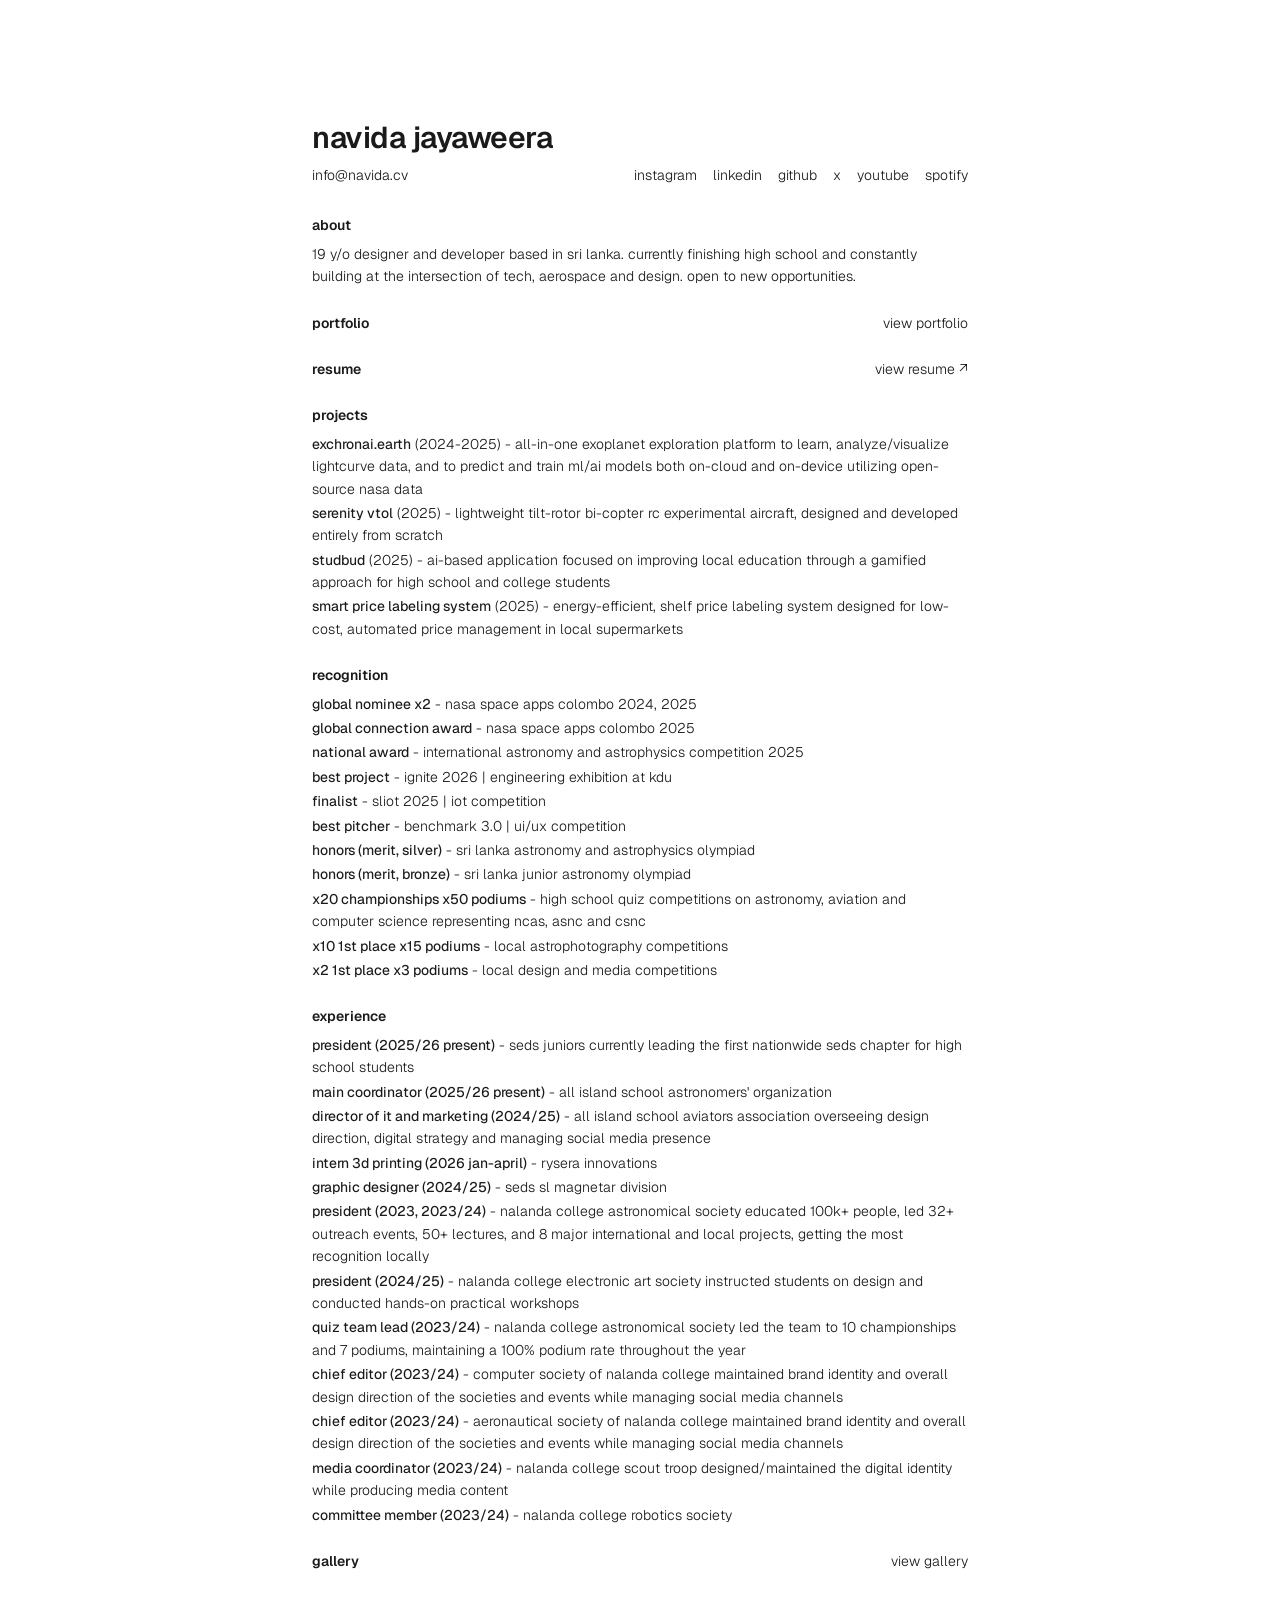
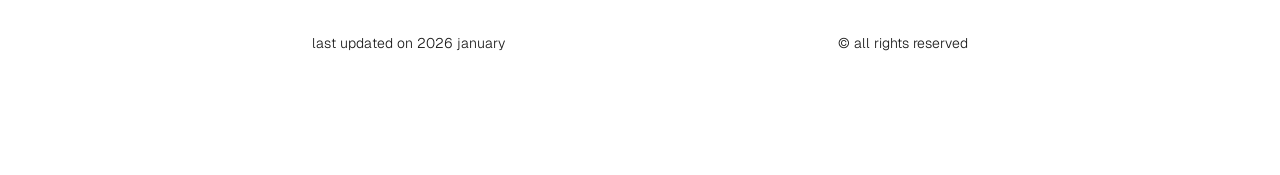
<file: index.html>
<!DOCTYPE html>
<html lang="en">

<head>
  <meta charset="UTF-8">
  <meta name="viewport" content="width=device-width, initial-scale=1.0">

  <title>Navida Jayaweera</title>
  <link rel="icon" type="image/svg+xml" href="public/favicon.svg">
  <link rel="preconnect" href="https://fonts.googleapis.com">
  <link rel="preconnect" href="https://fonts.gstatic.com" crossorigin>
  <link href="https://fonts.googleapis.com/css2?family=Geist:wght@100..900&display=swap" rel="stylesheet">
  <link rel="stylesheet" href="global.css">
</head>

<body>
  <section id="header">
    <div class="container" style="padding-bottom: 0;">
      <header class="cv-header">
        <h1 class="name">navida jayaweera</h1>
        <div class="contact-info">
          <a href="mailto:info@navida.cv" class="email">info@navida.cv</a>
          <nav class="socials">
            <a href="https://www.instagram.com/navida.jayaweera/">instagram</a>
            <a href="https://www.linkedin.com/in/navidajayaweera/">linkedin</a>
            <a href="https://github.com/navidajayaweera">github</a>
            <a href="https://x.com/NavidaJayaweera">x</a>
            <a href="https://www.youtube.com/@navidajayaweera">youtube</a>
            <a href="https://open.spotify.com/user/8dy3l5mgaey5bm39ronwhadq2?si=85e57acb9e684b27">spotify</a>
          </nav>
        </div>
      </header>
    </div>
  </section>
  <section id="about">
    <div class="container" style="padding-top: 0; padding-bottom: 0;">
      <div class="about-section">
        <h2 class="section-label">about</h2>
        <p class="text-content">19 y/o designer and developer based in sri lanka. currently finishing high school and
          constantly building at the intersection of tech, aerospace and design. open to new opportunities.</p>
      </div>
    </div>
  </section>
  <section id="portfolio">
    <div class="container" style="padding-top: 0; padding-bottom: 0;">
      <div class="portfolio-bar">
        <h2 class="section-label">portfolio</h2>
        <div class="portfolio-links">
          <a href="/portfolio">view portfolio</a>
        </div>
      </div>
    </div>
  </section>
  <section id="resume">
    <div class="container" style="padding-top: 0; padding-bottom: 0;">
      <div class="resume-bar">
        <h2 class="section-label">resume</h2>
        <div class="resume-links">
          <a href="public/CV - Nov 2025.pdf" target="_blank">view resume &#x2197;</a>
          <!-- <a href="public/CV - Nov 2025.pdf" target="_blank">if you are in a hurry &#x2197;</a> -->
          <!-- <a href="public/CV (detailed) - Nov 2025.pdf" target="_blank">if not &#x2197;</a> -->
        </div>
      </div>
    </div>
  </section>
  <section id="projects">
    <div class="container" style="padding-top: 0; padding-bottom: 0;">
      <div class="content-block">
        <h2 class="section-label">projects</h2>
        <ul class="item-list">
          <li>
            <p class="text-content"><strong><a href="https://exchronai.earth/"
                  target="_blank">exchronai.earth</a></strong> (2024-2025)
              - all-in-one exoplanet
              exploration
              platform to learn, analyze/visualize lightcurve data, and to predict and train ml/ai models both on-cloud
              and on-device utilizing open-source nasa data</p>
          </li>
          <li>
            <p class="text-content"><strong><a
                  href="https://drive.google.com/file/d/1rEVbswKjpXEiC80pFYnHZtUJxIUKVVZr/view?usp=sharing"
                  target="_blank">serenity vtol</a></strong> (2025) - lightweight tilt-rotor
              bi-copter rc
              experimental aircraft, designed and developed entirely from scratch</p>
          </li>
          <li>
            <p class="text-content"><strong><a
                  href="https://www.figma.com/design/OQmlpEHRpOspAcZZP73gk5/StudBud-By-Team-Nalanda?node-id=33-175&t=C7YPxGh18bVlaZYL-1"
                  target="_blank">studbud</a></strong> (2025) - ai-based application focused on
              improving local
              education through a gamified approach for high school and college students</p>
          </li>
          <li>
            <p class="text-content"><strong><a
                  href="https://www.figma.com/design/5SZCSOEd2HgIgfPDIDtHlP/Team-NC---SLIoT-2025?node-id=211-2&t=xaQVXBTdQ8xfzsCk-1"
                  target="_blank">smart price labeling system</a></strong> (2025) -
              energy-efficient, shelf price
              labeling system designed for low-cost, automated price management in local supermarkets</p>
          </li>
        </ul>
      </div>
    </div>
  </section>
  <section id="recognition">
    <div class="container" style="padding-top: 0; padding-bottom: 0;">
      <div class="content-block">
        <h2 class="section-label">recognition</h2>
        <ul class="item-list">
          <li>
            <p class="text-content"><strong>global nominee x2</strong> - nasa space apps colombo 2024, 2025</p>
          </li>
          <li>
            <p class="text-content"><strong>global connection award</strong> - nasa space apps colombo 2025</p>
          </li>
          <li>
            <p class="text-content"><strong>national award</strong> - international astronomy and astrophysics
              competition 2025</p>
          </li>
          <li>
            <p class="text-content"><strong>best project</strong> - ignite 2026 | engineering exhibition at kdu</p>
          </li>
          <li>
            <p class="text-content"><strong>finalist</strong> - sliot 2025 | iot competition</p>
          </li>
          <li>
            <p class="text-content"><strong>best pitcher</strong> - benchmark 3.0 | ui/ux competition</p>
          </li>
          <li>
            <p class="text-content"><strong>honors (merit, silver)</strong> - sri lanka astronomy and astrophysics
              olympiad</p>
          </li>
          <li>
            <p class="text-content"><strong>honors (merit, bronze)</strong> - sri lanka junior astronomy olympiad</p>
          </li>
          <li>
            <p class="text-content"><strong>x20 championships x50 podiums</strong> - high school quiz competitions on
              astronomy, aviation and
              computer science representing ncas, asnc and csnc</p>
          </li>
          <li>
            <p class="text-content"><strong>x10 1st place x15 podiums</strong> - local astrophotography competitions</p>
          </li>
          <li>
            <p class="text-content"><strong>x2 1st place x3 podiums</strong> - local design and media competitions</p>
          </li>
        </ul>
      </div>
    </div>
  </section>
  <section id="experience">
    <div class="container" style="padding-top: 0; padding-bottom: 0;">
      <div class="content-block">
        <h2 class="section-label">experience</h2>
        <ul class="item-list experience-list">
          <li>
            <p class="text-content"><strong>president (2025/26 present)</strong> - seds juniors
              currently leading the first nationwide seds chapter for high school students</p>
          </li>
          <li>
            <p class="text-content"><strong>main coordinator (2025/26 present)</strong> - all island school astronomers' organization
            </p>
          </li>
          <li>
            <p class="text-content"><strong>director of it and marketing (2024/25)</strong> - all island school aviators
              association
              overseeing design direction, digital strategy and managing social media presence</p>
          </li>
          <li>
            <p class="text-content"><strong>intern 3d printing (2026 jan-april)</strong> - rysera innovations</p>
          </li>
          <li>
            <p class="text-content"><strong>graphic designer (2024/25)</strong> - seds sl magnetar division</p>
          </li>
          <li>
            <p class="text-content"><strong>president (2023, 2023/24)</strong> - nalanda college astronomical society
              educated 100k+ people, led 32+ outreach events, 50+ lectures, and 8 major international and local
              projects, getting the most recognition locally</p>
          </li>
          <li>
            <p class="text-content"><strong>president (2024/25)</strong> - nalanda college electronic art society
              instructed students on design and conducted hands-on practical workshops</p>
          </li>
          <li>
            <p class="text-content"><strong>quiz team lead (2023/24)</strong> - nalanda college astronomical society
              led the team to 10 championships and 7 podiums, maintaining a 100% podium rate throughout the year</p>
          </li>
          <li>
            <p class="text-content"><strong>chief editor (2023/24)</strong> - computer society of nalanda college
              maintained brand identity and overall design direction of the societies and events while managing social
              media channels</p>
          </li>
          <li>
            <p class="text-content"><strong>chief editor (2023/24)</strong> - aeronautical society of nalanda college
              maintained brand identity and overall design direction of the societies and events while managing social
              media channels</p>
          </li>
          <li>
            <p class="text-content"><strong>media coordinator (2023/24)</strong> - nalanda college scout troop
              designed/maintained the digital identity while producing media content</p>
          </li>
          <li>
            <p class="text-content"><strong>committee member (2023/24)</strong> - nalanda college robotics society</p>
          </li>
        </ul>
      </div>
    </div>
  </section>
  <section id="gallery">
    <div class="container" style="padding-top: 0; padding-bottom: 0;">
      <div class="gallery-bar">
        <h2 class="section-label">gallery</h2>
        <div class="gallery-links">
          <a href="/gallery">view gallery</a>
        </div>
      </div>
    </div>
  </section>
  <section id="footer">
    <div class="container" style="padding-top: 40px;">
      <footer class="site-footer">
        <span class="footer-text">last updated on 2026 january</span>
        <span class="footer-text">© all rights reserved</span>
      </footer>
    </div>
  </section>
</body>

</html>
</file>
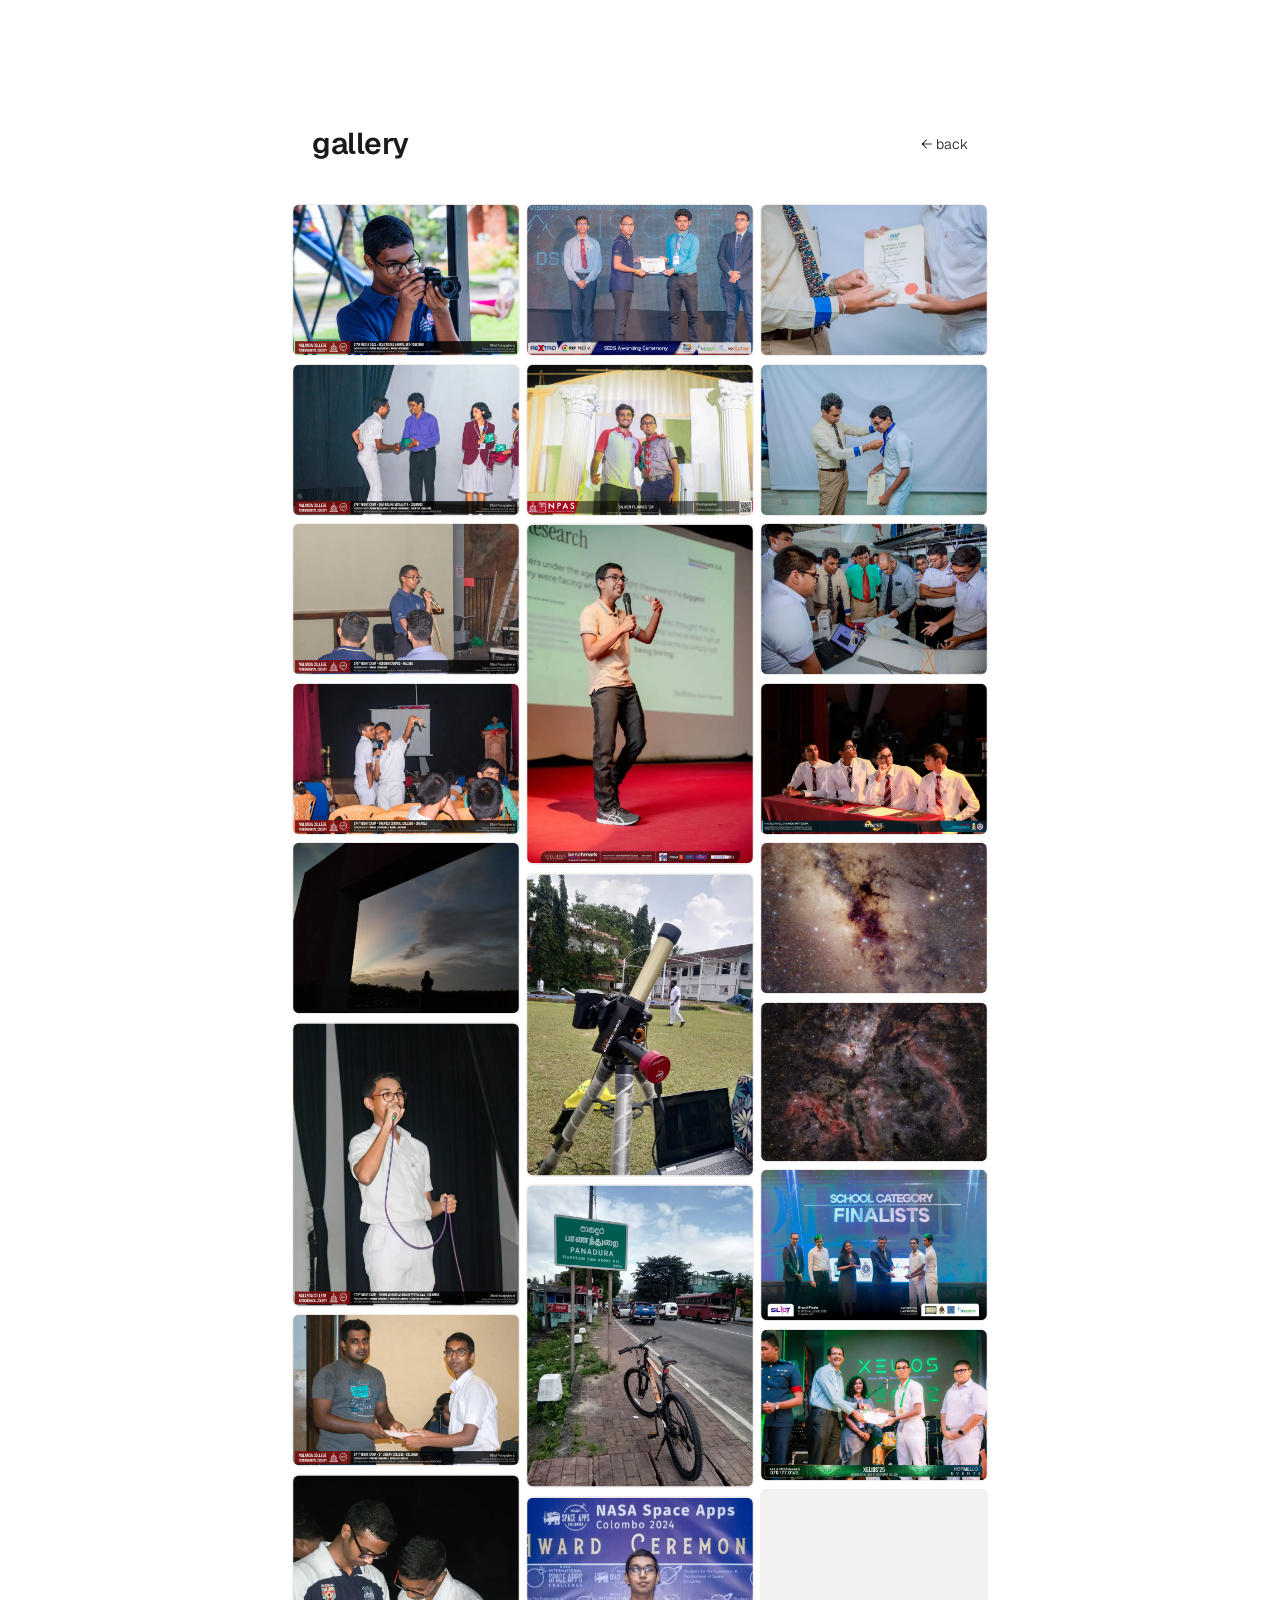
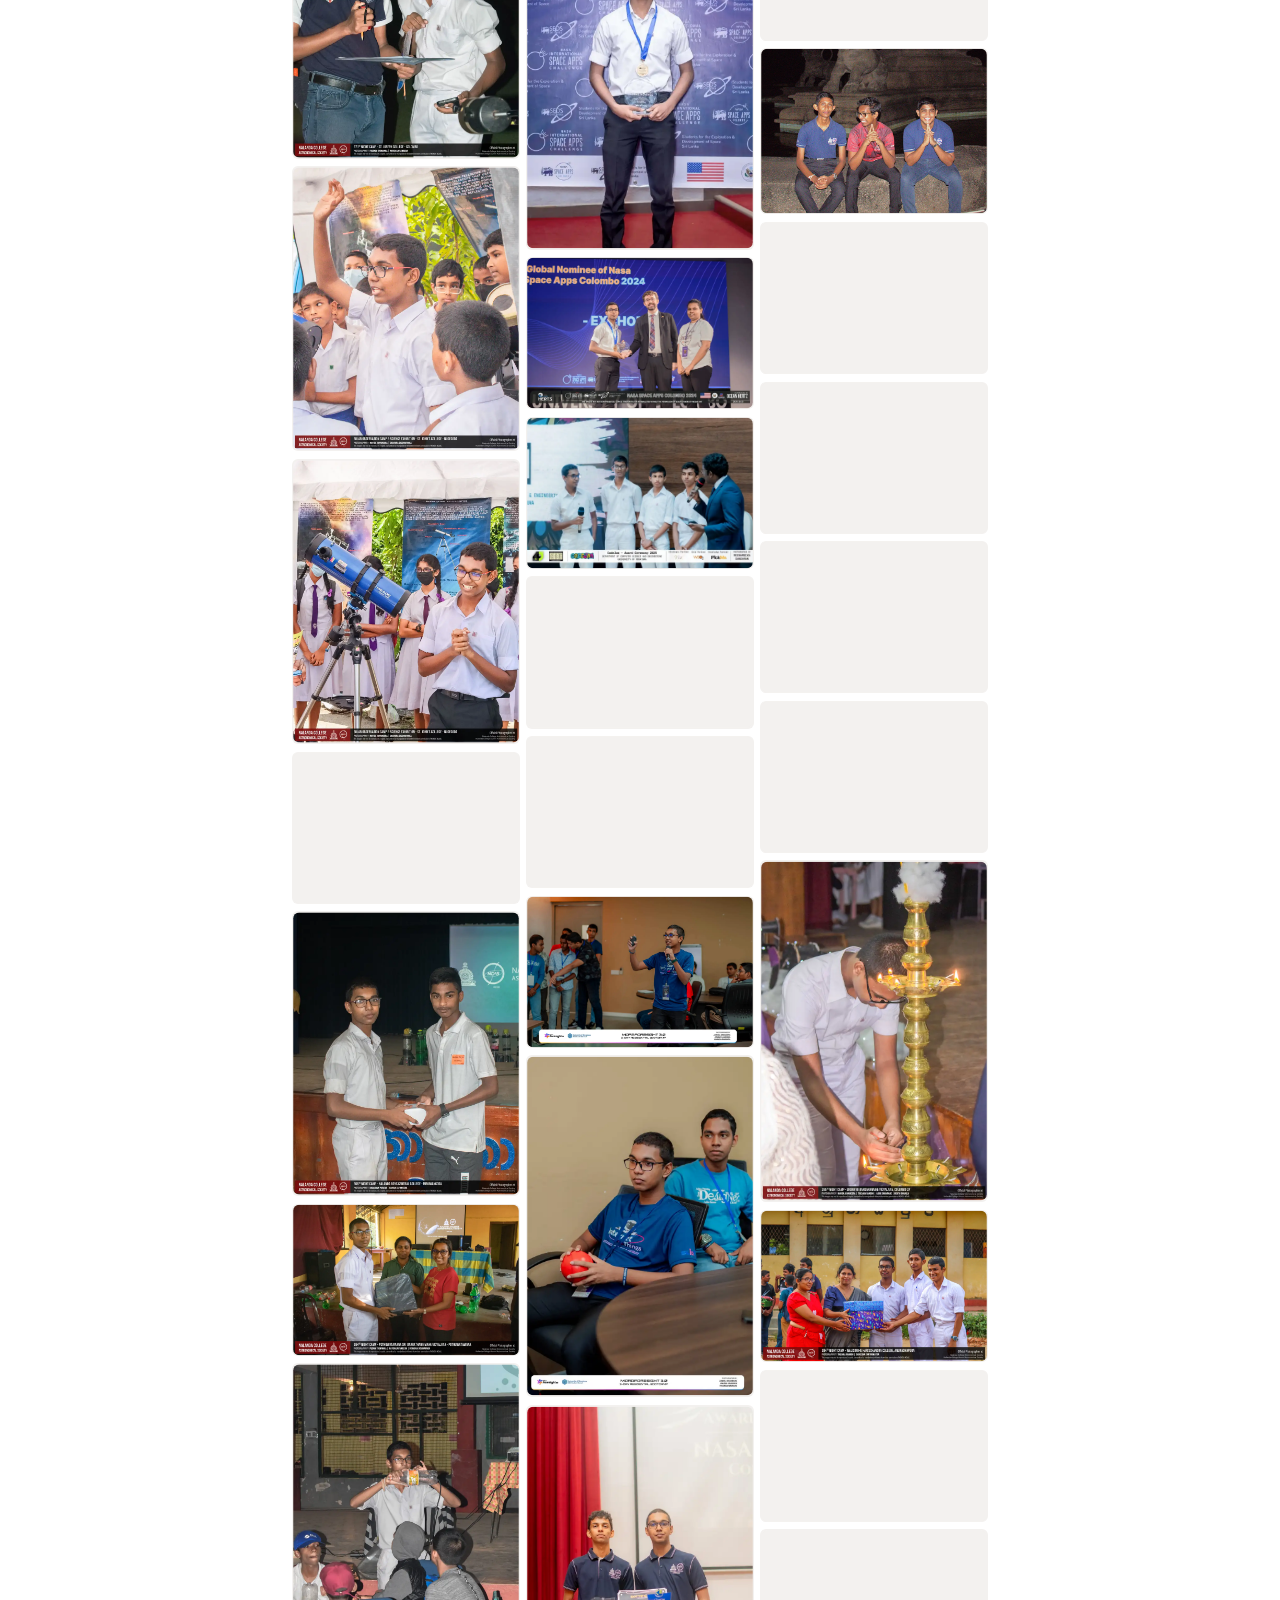
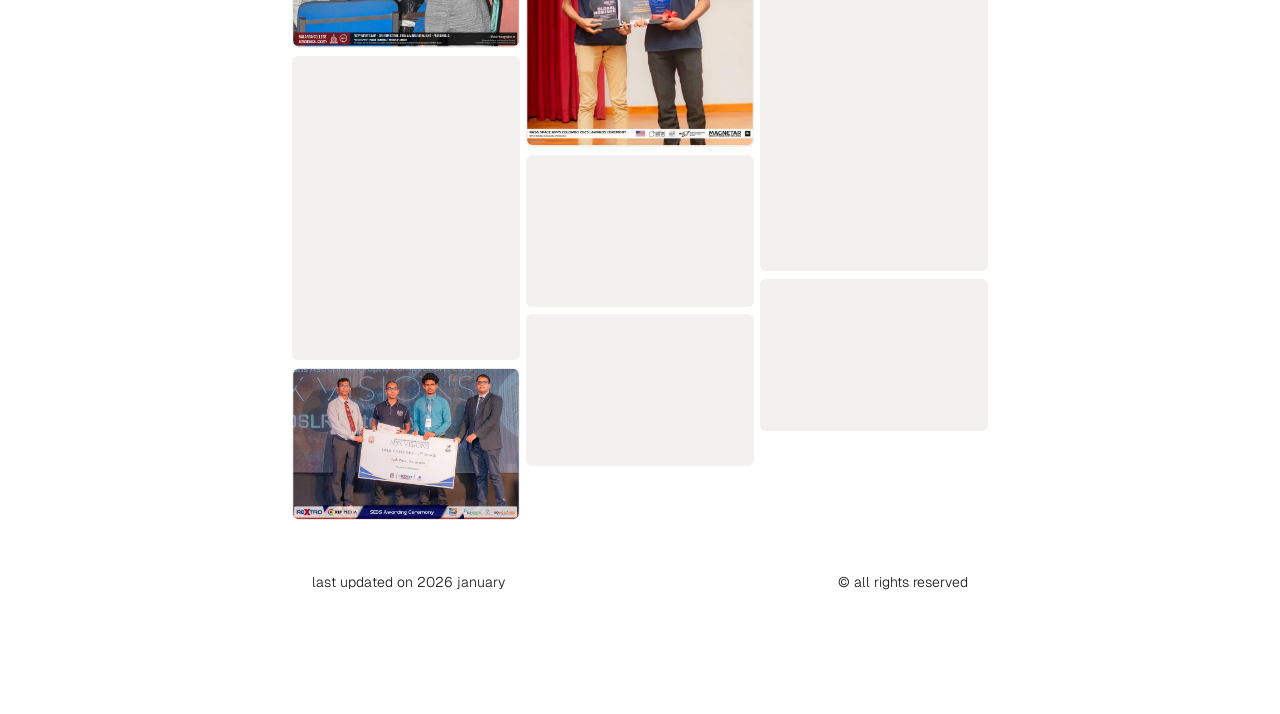
<file: gallery/index.html>
<!DOCTYPE html>
<html lang="en">

<head>
  <meta charset="UTF-8">
  <meta name="viewport" content="width=device-width, initial-scale=1.0">
  <title>Gallery | Navida Jayaweera</title>
  <link rel="icon" type="image/svg+xml" href="/public/favicon.svg">
  <link rel="preconnect" href="https://fonts.googleapis.com">
  <link rel="preconnect" href="https://fonts.gstatic.com" crossorigin>
  <link href="https://fonts.googleapis.com/css2?family=Geist:wght@100..900&display=swap" rel="stylesheet">
  <link rel="stylesheet" href="/global.css">
  <link rel="stylesheet" href="/gallery/gallery.css">
</head>

<body>
  <main class="gallery-shell">
    <header class="gallery-header">
      <h1 class="name gallery-title">gallery</h1>
      <a class="back-link" href="/">← back</a>
    </header>

    <section id="galleryGrid" class="gallery-grid" aria-live="polite"></section>
  </main>

  <section id="footer" class="gallery-footer">
    <footer class="site-footer">
      <span class="footer-text">last updated on 2026 january</span>
      <span class="footer-text">© all rights reserved</span>
    </footer>
  </section>

  <script>
    const galleryImages = [
      "img (1).webp",
      "img (2).webp",
      "img (3).webp",
      "img (4).webp",
      "img (5).webp",
      "img (6).webp",
      "img (7).webp",
      "img (8).webp",
      "img (9).webp",
      "img (10).webp",
      "img (11).webp",
      "img (12).webp",
      "img (13).webp",
      "img (14).webp",
      "img (15).webp",
      "img (16).webp",
      "img (17).webp",
      "img (18).webp",
      "img (19).webp",
      "img (20).webp",
      "img (21).webp",
      "img (22).webp",
      "img (23).webp",
      "img (24).webp",
      "img (25).webp",
      "img (26).webp",
      "img (27).webp",
      "img (28).webp",
      "img (29).webp",
      "img (30).webp",
      "img (31).webp",
      "img (32).webp",
      "img (33).webp",
      "img (34).webp",
      "img (35).webp",
      "img (36).webp",
      "img (37).webp",
      "img (38).webp",
      "img (39).webp",
      "img (40).webp",
      "img (41).webp",
      "img (42).webp",
      "img (43).webp",
      "img (44).webp",
      "img (45).webp",
      "img (46).webp",
      "img (47).webp",
      "img (48).webp",
      "img (49).webp",
      "img (50).webp"
    ];

    const galleryGrid = document.getElementById("galleryGrid");

    galleryImages.forEach((fileName, index) => {
      const item = document.createElement("figure");
      item.className = "gallery-item";

      const image = new Image();
      image.src = `/gallery/imgs/${fileName}`;
      image.alt = `Gallery image ${index + 1}`;
      image.loading = "lazy";
      image.decoding = "async";

      image.addEventListener("load", () => {
        const width = image.naturalWidth || 1;
        const height = image.naturalHeight || 1;
        item.style.aspectRatio = `${width} / ${height}`;
      });

      image.addEventListener("error", () => {
        item.remove();
      });

      item.appendChild(image);
      galleryGrid.appendChild(item);
    });
    </script>
</body>

</html>
</file>
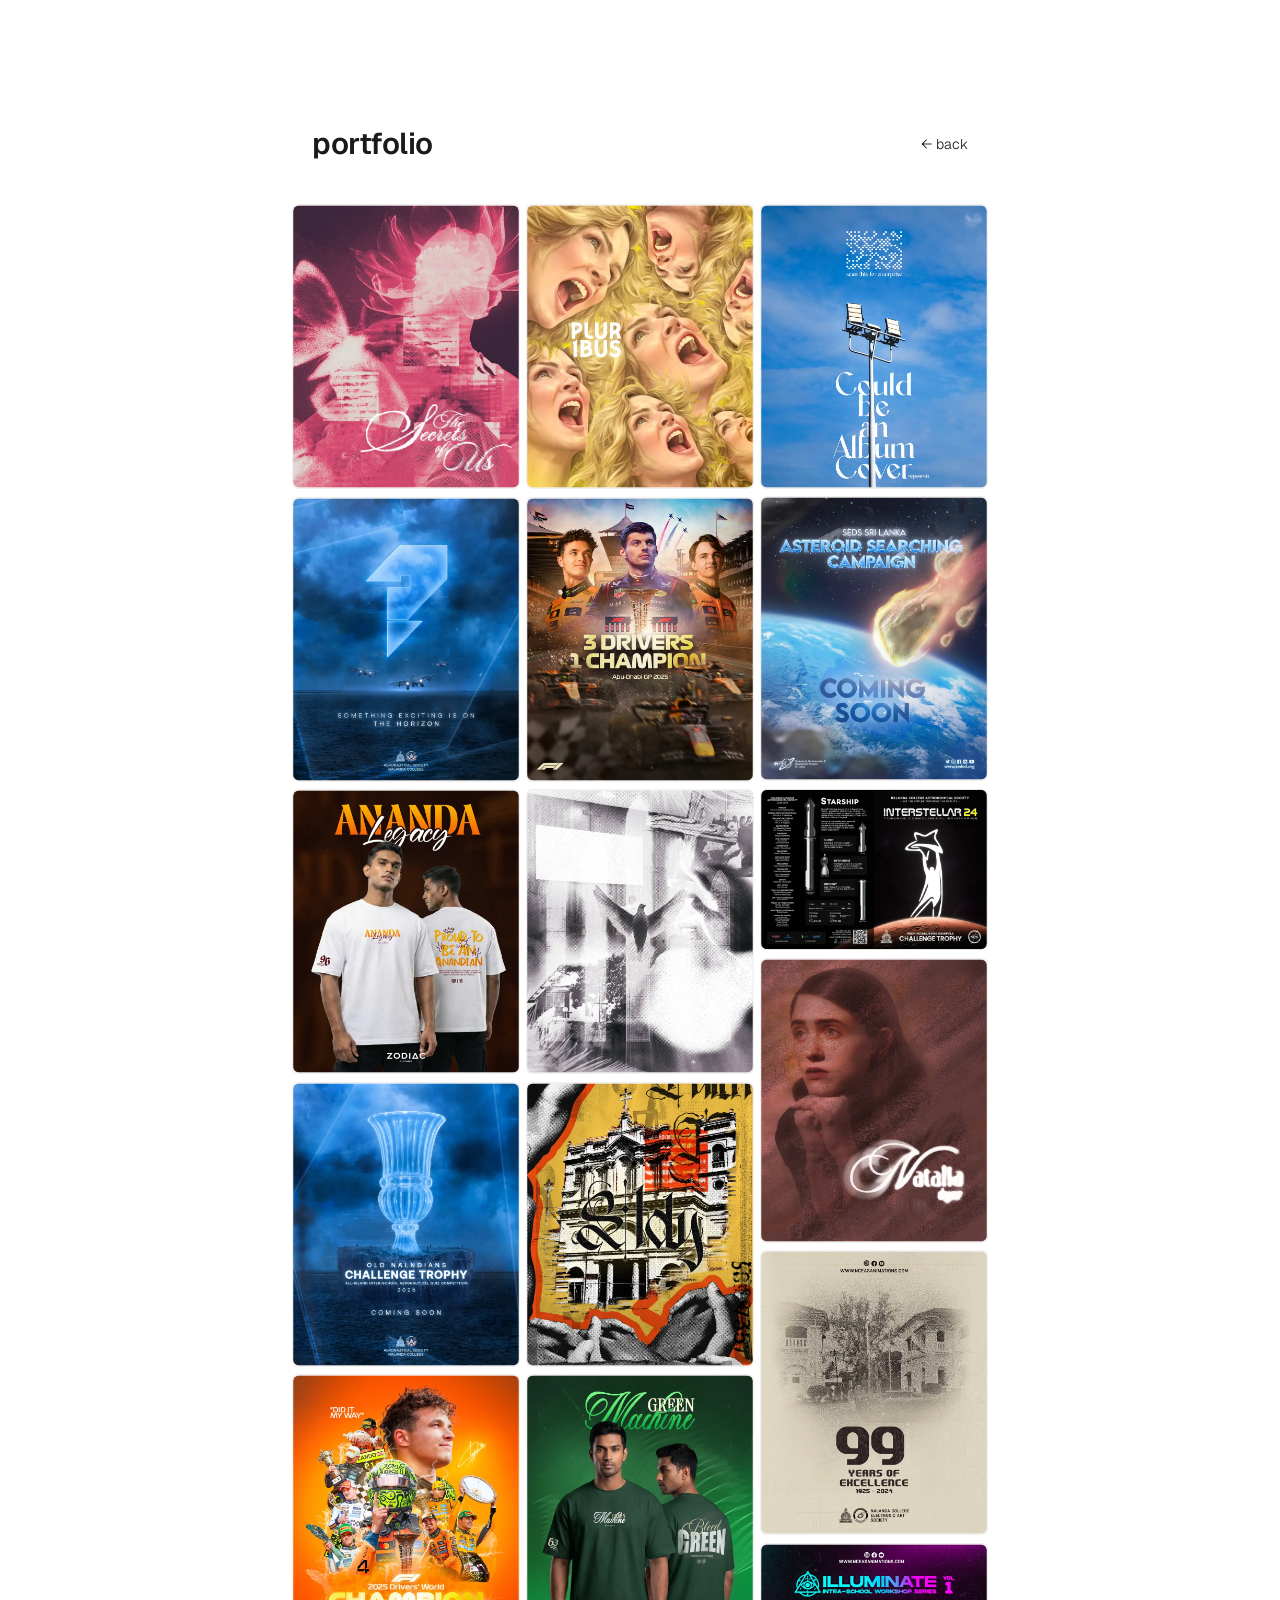
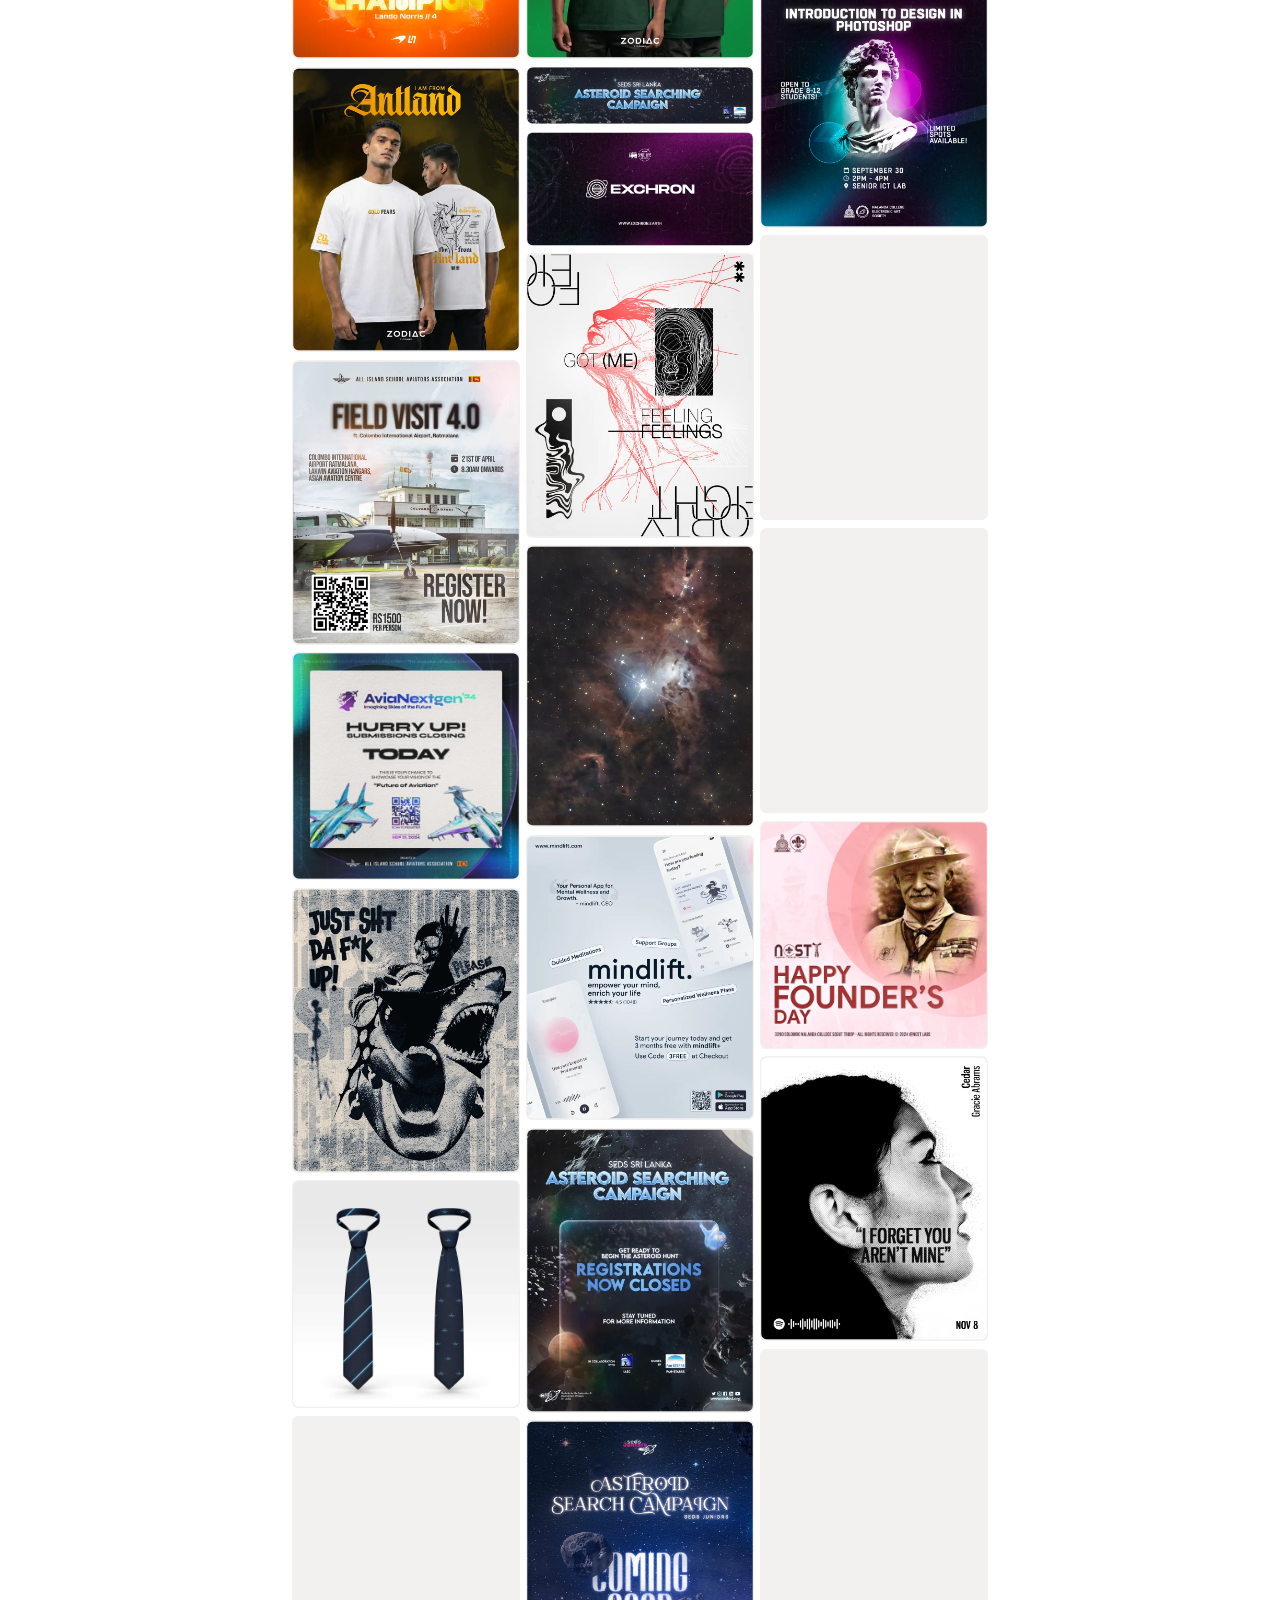
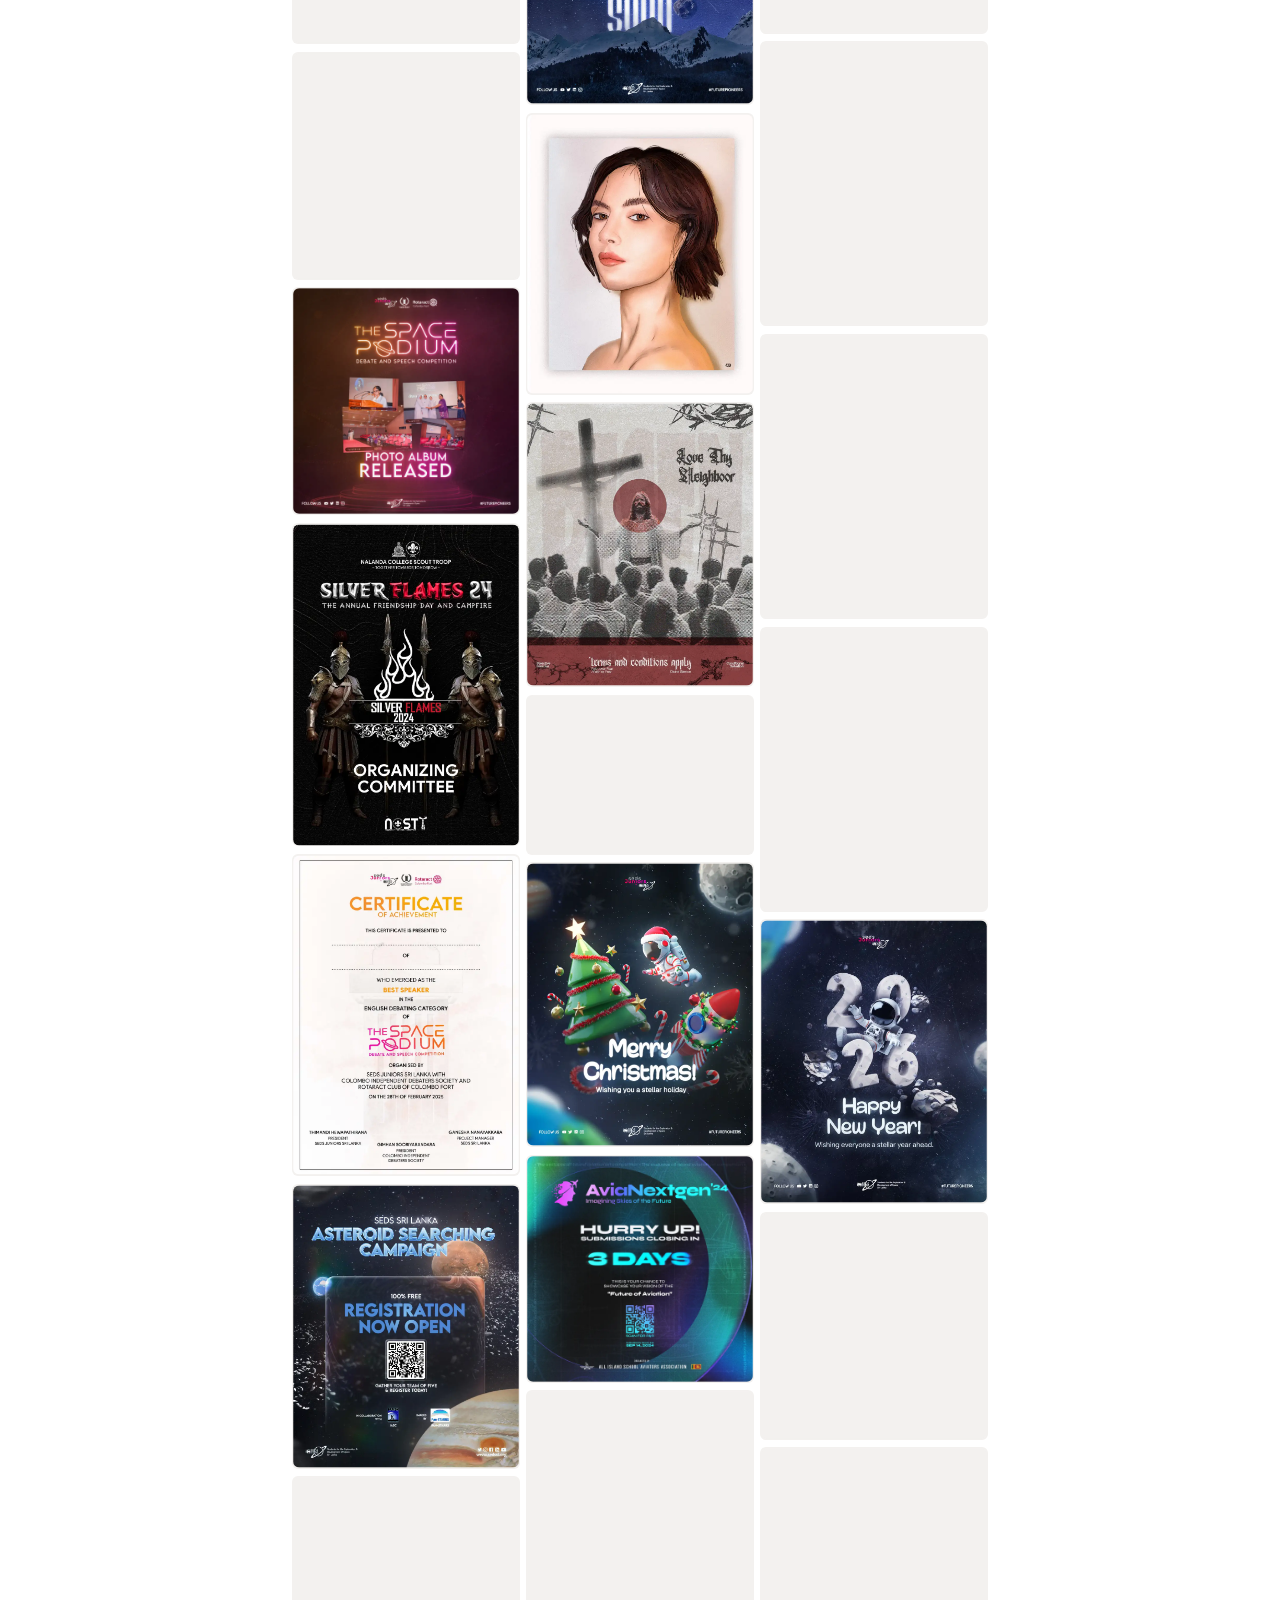
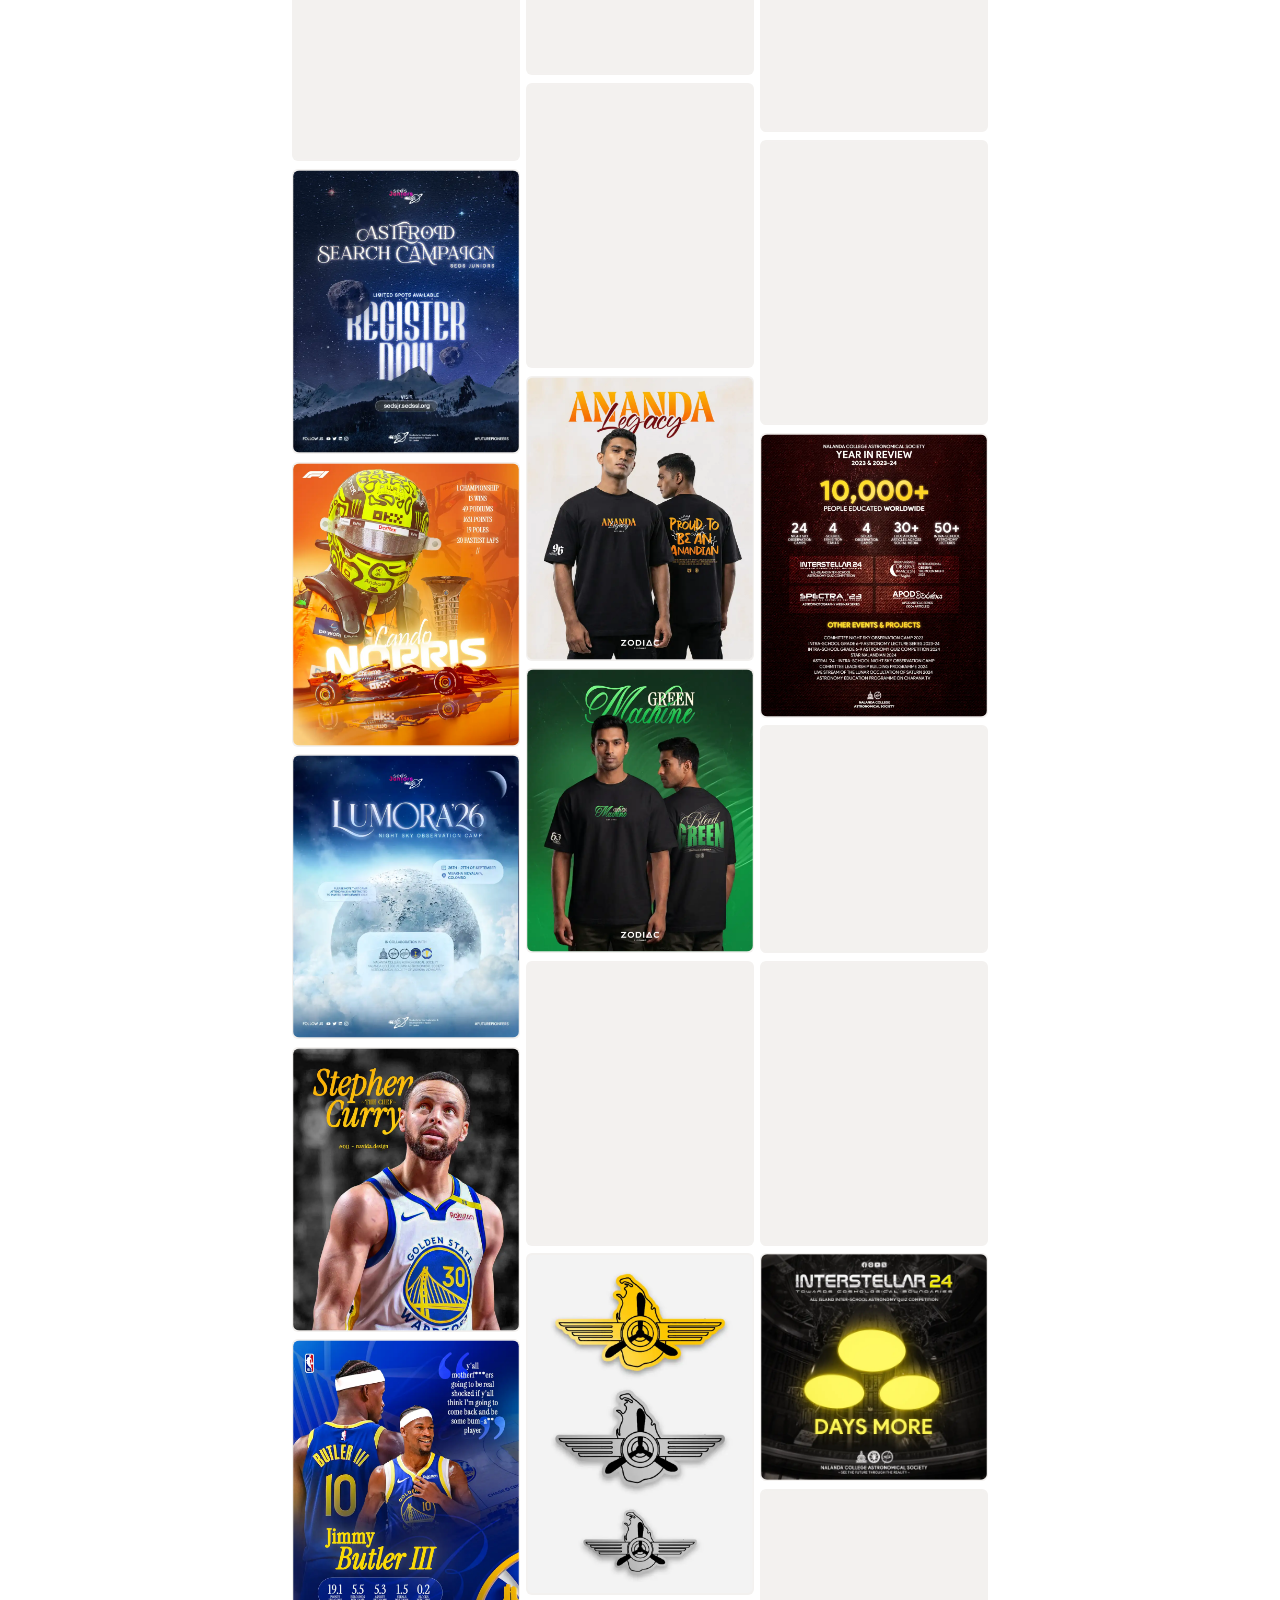
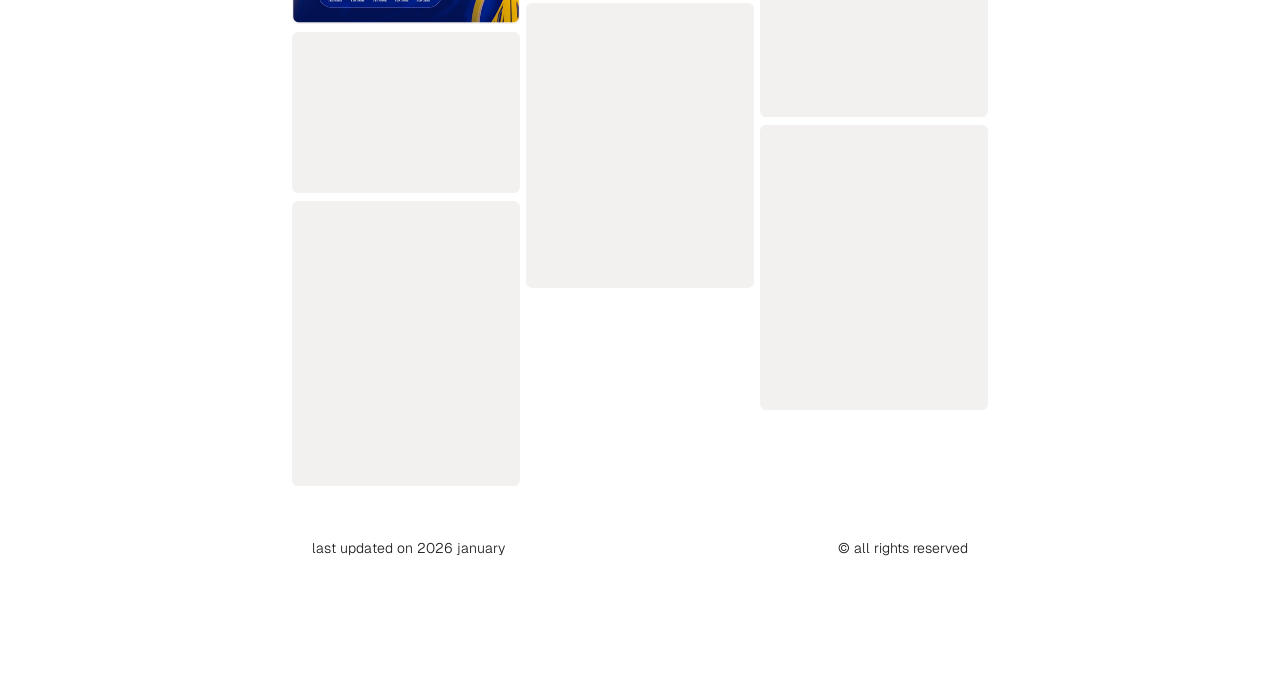
<file: portfolio/index.html>
<!DOCTYPE html>
<html lang="en">

<head>
  <meta charset="UTF-8">
  <meta name="viewport" content="width=device-width, initial-scale=1.0">
  <title>Portfolio | Navida Jayaweera</title>
  <link rel="icon" type="image/svg+xml" href="/public/favicon.svg">
  <link rel="preconnect" href="https://fonts.googleapis.com">
  <link rel="preconnect" href="https://fonts.gstatic.com" crossorigin>
  <link href="https://fonts.googleapis.com/css2?family=Geist:wght@100..900&display=swap" rel="stylesheet">
  <link rel="stylesheet" href="/global.css">
  <link rel="stylesheet" href="/gallery/gallery.css">
</head>

<body>
  <main class="gallery-shell">
    <header class="gallery-header">
      <h1 class="name gallery-title">portfolio</h1>
      <a class="back-link" href="/">← back</a>
    </header>

    <section id="galleryGrid" class="gallery-grid" aria-live="polite"></section>
  </main>

  <section id="footer" class="gallery-footer">
    <footer class="site-footer">
      <span class="footer-text">last updated on 2026 january</span>
      <span class="footer-text">© all rights reserved</span>
    </footer>
  </section>

  <script>
    const portfolioImages = [
      "img (1).webp",
      "img (2).webp",
      "img (3).webp",
      "img (4).webp",
      "img (5).webp",
      "img (6).webp",
      "img (7).webp",
      "img (8).webp",
      "img (9).webp",
      "img (10).webp",
      "img (11).webp",
      "img (12).webp",
      "img (13).webp",
      "img (14).webp",
      "img (15).webp",
      "img (16).webp",
      "img (17).webp",
      "img (18).webp",
      "img (19).webp",
      "img (20).webp",
      "img (21).webp",
      "img (22).webp",
      "img (23).webp",
      "img (24).webp",
      "img (25).webp",
      "img (26).webp",
      "img (27).webp",
      "img (28).webp",
      "img (29).webp",
      "img (30).webp",
      "img (31).webp",
      "img (32).webp",
      "img (33).webp",
      "img (34).webp",
      "img (35).webp",
      "img (36).webp",
      "img (37).webp",
      "img (38).webp",
      "img (39).webp",
      "img (40).webp",
      "img (41).webp",
      "img (42).webp",
      "img (43).webp",
      "img (44).webp",
      "img (45).webp",
      "img (46).webp",
      "img (47).webp",
      "img (48).webp",
      "img (49).webp",
      "img (50).webp",
      "img (51).webp",
      "img (52).webp",
      "img (53).webp",
      "img (54).webp",
      "img (55).webp",
      "img (56).webp",
      "img (57).webp",
      "img (58).webp",
      "img (59).webp",
      "img (60).webp",
      "img (61).webp",
      "img (62).webp",
      "img (63).webp",
      "img (64).webp",
      "img (65).webp",
      "img (66).webp",
      "img (67).webp",
      "img (68).webp",
      "img (69).webp",
      "img (70).webp",
      "img (71).webp",
      "img (72).webp"
    ];

    const galleryGrid = document.getElementById("galleryGrid");

    portfolioImages.forEach((fileName, index) => {
      const item = document.createElement("figure");
      item.className = "gallery-item";

      const image = new Image();
      image.src = `/portfolio/imgs/${fileName}`;
      image.alt = `Portfolio image ${index + 1}`;
      image.loading = "lazy";
      image.decoding = "async";

      image.addEventListener("load", () => {
        const width = image.naturalWidth || 1;
        const height = image.naturalHeight || 1;
        item.style.aspectRatio = `${width} / ${height}`;
      });

      image.addEventListener("error", () => {
        item.remove();
      });

      item.appendChild(image);
      galleryGrid.appendChild(item);
    });
  </script>
</body>

</html>
</file>
<file: global.css>
:root {
  --font-main: 'Geist', sans-serif;
  --color-text: #1a1a1a;
  --color-bg: #ffffff;
  --max-width: 696px;
  --spacing-section: 24px;
}

* {
  box-sizing: border-box;
  scrollbar-width: none;
}

::-webkit-scrollbar {
  display: none;
}

body {
  margin: 0;
  padding: 0;
  font-family: var(--font-main);
  color: var(--color-text);
  background-color: var(--color-bg);
  line-height: 1.6;
  -webkit-font-smoothing: antialiased;
  font-weight: 300;
}

.container {
  max-width: var(--max-width);
  margin: 0 auto;
  padding: 120px 20px;
}

a {
  color: inherit;
  text-decoration: none;
  cursor: pointer;
  background-image: linear-gradient(currentColor, currentColor);
  background-position: 0% 100%;
  background-repeat: no-repeat;
  background-size: 0% 1px;
  transition: background-size 0.3s ease;
}

.socials a:hover {
  /* text-decoration: underline; */
  background-size: 100% 1px;
}

h1,
h2,
h3,
h4,
p,
ul,
li {
  margin: 0;
  padding: 0;
}

ul {
  list-style: none;
}

/* ── Header ── */
.cv-header {
  margin-bottom: 4px;
}

.name {
  font-size: 30px;
  font-weight: 600;
  line-height: 1.2;
  margin-bottom: 8px;
  letter-spacing: -0.5px;
}

.contact-info {
  display: flex;
  align-items: baseline;
  justify-content: space-between;
  font-size: 14px;
  gap: 20px;
}

.email {
  white-space: nowrap;
}

.socials {
  display: flex;
  gap: 16px;
  flex-wrap: wrap;
  justify-content: flex-end;
}

.socials a {
  white-space: nowrap;
}

/* ── Section labels ── */
.section-label {
  font-size: 14px;
  font-weight: 600;
  margin-bottom: 6px;
  display: block;
}

/* ── Text content ── */
.text-content {
  font-size: 14px;
  font-weight: 300;
  line-height: 1.6;
}

.text-content strong {
  font-weight: 450;
  /* text-decoration: underline; */
}

/* ── About section ── */
.about-section {
  padding-top: var(--spacing-section);
}

.about-section .text-content {
  max-width: 100%;
}

/* ── Portfolio bar ── */

.portfolio-bar {
  display: flex;
  align-items: baseline;
  justify-content: space-between;
  padding-top: var(--spacing-section);
}

.portfolio-bar .section-label {
  margin-bottom: 0;
}

.portfolio-links {
  display: flex;
  gap: 20px;
  font-size: 14px;
  font-weight: 300;
  background-image: linear-gradient(currentColor, currentColor);
  background-position: 0% 100%;
  background-repeat: no-repeat;
  background-size: 0% 1px;
  transition: background-size 0.3s ease;
}

.portfolio-links a:hover {
  background-size: 100% 1px;
}

/* ── Resume bar ── */
.resume-bar {
  display: flex;
  align-items: baseline;
  justify-content: space-between;
  padding-top: var(--spacing-section);
}

.resume-bar .section-label {
  margin-bottom: 0;
}

.resume-links {
  display: flex;
  gap: 20px;
  font-size: 14px;
  font-weight: 300;
  background-image: linear-gradient(currentColor, currentColor);
  background-position: 0% 100%;
  background-repeat: no-repeat;
  background-size: 0% 1px;
  transition: background-size 0.3s ease;
}

.resume-links a:hover {
  /* text-decoration: underline; */
  background-size: 100% 1px;
}

/* ── Content blocks (projects, recognition, experience) ── */
.content-block {
  padding-top: var(--spacing-section);
}

.item-list {
  display: flex;
  flex-direction: column;
  gap: 2px;
}

.item-list li+li {
  margin-top: 0;
}

/* ── Experience list (multi-line items) ── */
.experience-list .text-content {
  /* white-space: pre-line; */
}

/* ── Footer ── */
.site-footer {
  display: flex;
  justify-content: space-between;
  align-items: baseline;
  font-size: 14px;
  font-weight: 300;
  padding-top: 20px;
  border-top: none;
}

.footer-text {
  font-size: 14px;
}

/* ── Gallery bar ── */

.gallery-bar {
  display: flex;
  align-items: baseline;
  justify-content: space-between;
  padding-top: var(--spacing-section);
}

.gallery-bar .section-label {
  margin-bottom: 0;
}

.gallery-links {
  display: flex;
  gap: 20px;
  font-size: 14px;
  font-weight: 300;
  background-image: linear-gradient(currentColor, currentColor);
  background-position: 0% 100%;
  background-repeat: no-repeat;
  background-size: 0% 1px;
  transition: background-size 0.3s ease;
}

.gallery-links a:hover {
  background-size: 100% 1px;
}


/* ── Responsive ── */
@media (max-width: 768px) {
  .container {
    padding: 40px 20px;
  }

  .contact-info {
    flex-direction: column;
    gap: 6px;
  }

  .socials {
    justify-content: flex-start;
  }

  .site-footer {
    flex-direction: column;
    gap: 6px;
  }
}
</file>
<file: gallery/gallery.css>
:root {
  --gallery-gap: 4px;
  --gallery-radius: 6px;
  --gallery-bg: #ffffff;
  --gallery-item-bg: #f3f1ef;
}

body {
  background: var(--gallery-bg);
  color: var(--color-text);
}

.gallery-shell {
  max-width: var(--max-width);
  margin: 0 auto;
  padding: 120px 0 0px;
}

.gallery-header {
  display: flex;
  align-items: center;
  justify-content: space-between;
  gap: 16px;
  margin-bottom: 36px;
  min-height: 48px;
  padding: 0 20px;
}

.gallery-title {
  margin: 0;
  font-size: 30px;
  font-weight: 600;
  line-height: 1.2;
  letter-spacing: -0.5px;
}

.back-link {
  font-size: 14px;
  font-weight: 300;
  white-space: nowrap;
}

.gallery-grid {
  column-count: 3;
  column-gap: 6px;
  width: 100%;
  max-width: var(--max-width);
  margin: 0 auto;
}

.gallery-item {
  display: inline-block;
  width: 100%;
  margin: 0;
  margin-bottom: 0;
  break-inside: avoid;
  border-radius: var(--gallery-radius);
  overflow: hidden;
  background: var(--gallery-item-bg);
}

.gallery-item img {
  display: block;
  width: 100%;
  height: auto;
  max-height: 100%;
  object-fit: cover;
  border-radius: var(--gallery-radius);
  background: var(--gallery-item-bg);
  transform: scale(0.99);
  transform-origin: center;
}

.gallery-item:hover img {
  opacity: 0.97;
  transform: scale(1);
  transition: transform 0.5s ease-in-out, opacity 0.5s ease-in-out;
}

.gallery-footer {
  max-width: var(--max-width);
  margin: 0 auto;
  padding: 24px 20px;
  padding-bottom: 120px;
}

@media (max-width: 768px) {
  .gallery-shell {
    padding-top: 30px;
  }

  .gallery-header {
    flex-direction: column;
    align-items: flex-start;
    margin-bottom: 12px;
  }

  .gallery-grid {
    column-count: 2;
  }
}

@media (max-width: 520px) {
  .gallery-grid {
    column-count: 1;
  }
}
</file>
